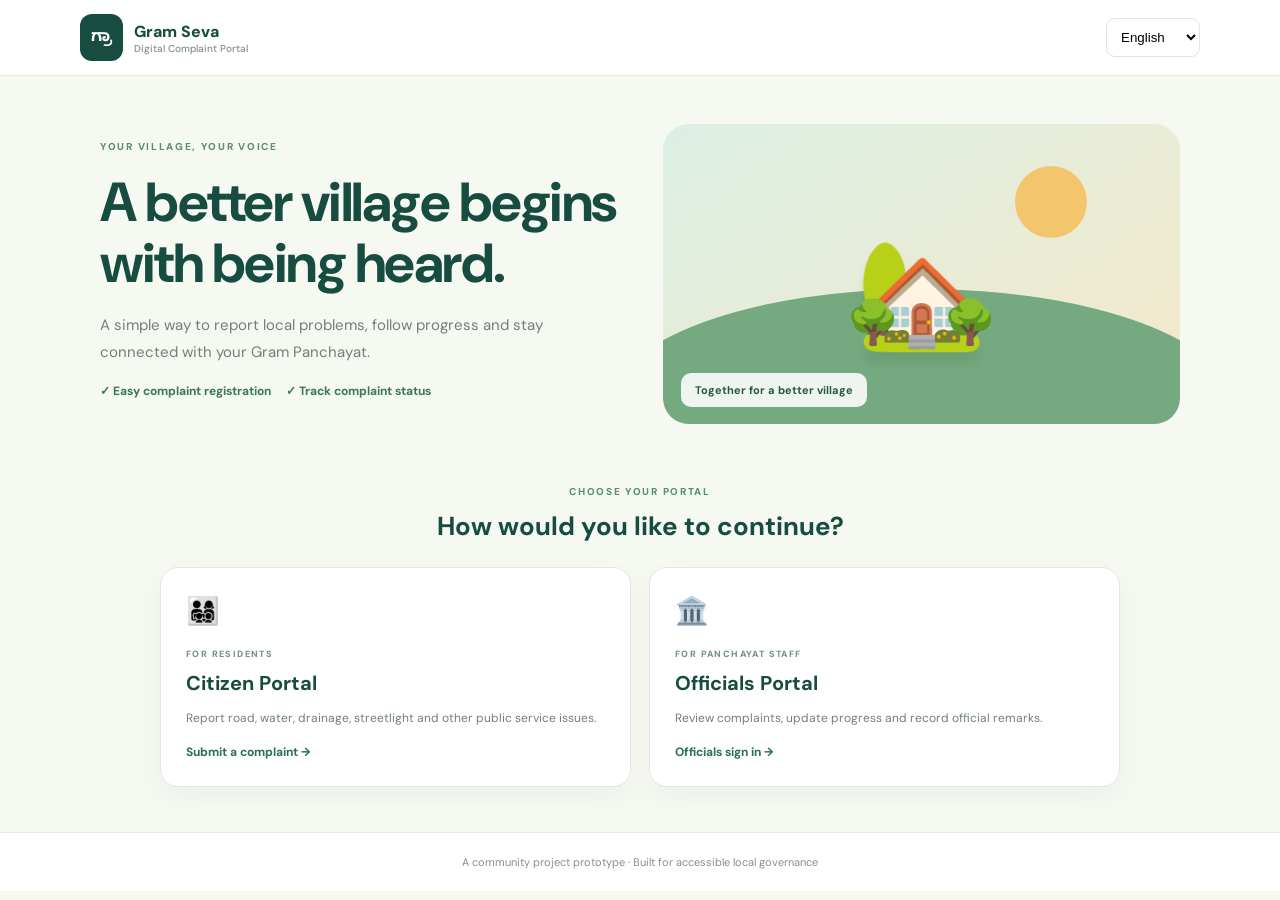
<file: index.html>
<!doctype html><html lang="en"><head><meta charset="utf-8"><meta name="viewport" content="width=device-width,initial-scale=1"><title>Gram Seva</title><link rel="stylesheet" href="style.css"></head><body><header><a class="brand" href="index.html"><b>ಗ್ರಾ</b><span>Gram Seva<small data-en="Digital Complaint Portal" data-kn="ಡಿಜಿಟಲ್ ದೂರು ಪೋರ್ಟಲ್">Digital Complaint Portal</small></span></a><select class="language"><option value="en">English</option><option value="kn">ಕನ್ನಡ</option></select></header><main><section class="hero"><div><small data-en="YOUR VILLAGE, YOUR VOICE" data-kn="ನಿಮ್ಮ ಗ್ರಾಮ, ನಿಮ್ಮ ಧ್ವನಿ">YOUR VILLAGE, YOUR VOICE</small><h1 data-en="A better village begins with being heard." data-kn="ನಿಮ್ಮ ಮಾತು ಕೇಳಿದಾಗ ಉತ್ತಮ ಗ್ರಾಮ ಆರಂಭವಾಗುತ್ತದೆ.">A better village begins with being heard.</h1><p data-en="A simple way to report local problems, follow progress and stay connected with your Gram Panchayat." data-kn="ಸ್ಥಳೀಯ ಸಮಸ್ಯೆಗಳನ್ನು ತಿಳಿಸಲು, ಪ್ರಗತಿಯನ್ನು ಪರಿಶೀಲಿಸಲು ಮತ್ತು ಗ್ರಾಮ ಪಂಚಾಯಿತಿಯೊಂದಿಗೆ ಸಂಪರ್ಕದಲ್ಲಿರಲು ಸರಳ ವೇದಿಕೆ.">A simple way to report local problems, follow progress and stay connected with your Gram Panchayat.</p><p class="checks">✓ <span data-en="Easy complaint registration" data-kn="ಸುಲಭ ದೂರು ನೋಂದಣಿ">Easy complaint registration</span>　 ✓ <span data-en="Track complaint status" data-kn="ದೂರಿನ ಸ್ಥಿತಿ ಪರಿಶೀಲನೆ">Track complaint status</span></p></div><div class="illustration"><div class="sun"></div><div class="hill"></div><div class="house">🏡</div><div class="trees">🌳　🌳</div><div class="caption" data-en="Together for a better village" data-kn="ಉತ್ತಮ ಗ್ರಾಮಕ್ಕಾಗಿ ಒಟ್ಟಾಗಿ">Together for a better village</div></div></section><section class="choose"><small data-en="CHOOSE YOUR PORTAL" data-kn="ನಿಮ್ಮ ಪೋರ್ಟಲ್ ಆಯ್ಕೆಮಾಡಿ">CHOOSE YOUR PORTAL</small><h2 data-en="How would you like to continue?" data-kn="ನೀವು ಹೇಗೆ ಮುಂದುವರಿಯಲು ಬಯಸುತ್ತೀರಿ?">How would you like to continue?</h2><div class="cards"><a href="guidelines.html"><i>👨‍👩‍👧‍👦</i><small data-en="FOR RESIDENTS" data-kn="ನಾಗರಿಕರಿಗಾಗಿ">FOR RESIDENTS</small><h3 data-en="Citizen Portal" data-kn="ನಾಗರಿಕರ ಪೋರ್ಟಲ್">Citizen Portal</h3><p data-en="Report road, water, drainage, streetlight and other public service issues." data-kn="ರಸ್ತೆ, ನೀರು, ಚರಂಡಿ, ಬೀದಿ ದೀಪ ಮತ್ತು ಇತರ ಸಾರ್ವಜನಿಕ ಸೇವೆಗಳ ಸಮಸ್ಯೆಗಳನ್ನು ವರದಿ ಮಾಡಿ.">Report road, water, drainage, streetlight and other public service issues.</p><b data-en="Submit a complaint →" data-kn="ದೂರು ಸಲ್ಲಿಸಿ →">Submit a complaint →</b></a><a href="officials-login.html"><i>🏛️</i><small data-en="FOR PANCHAYAT STAFF" data-kn="ಪಂಚಾಯತ್ ಸಿಬ್ಬಂದಿಗಾಗಿ">FOR PANCHAYAT STAFF</small><h3 data-en="Officials Portal" data-kn="ಅಧಿಕಾರಿಗಳ ಪೋರ್ಟಲ್">Officials Portal</h3><p data-en="Review complaints, update progress and record official remarks." data-kn="ದೂರುಗಳನ್ನು ಪರಿಶೀಲಿಸಿ, ಪ್ರಗತಿಯನ್ನು ನವೀಕರಿಸಿ ಮತ್ತು ಟಿಪ್ಪಣಿಗಳನ್ನು ದಾಖಲಿಸಿ.">Review complaints, update progress and record official remarks.</p><b data-en="Officials sign in →" data-kn="ಅಧಿಕಾರಿಗಳ ಲಾಗಿನ್ →">Officials sign in →</b></a></div></section></main><footer data-en="A community project prototype · Built for accessible local governance" data-kn="ಸಮುದಾಯ ಯೋಜನೆಯ ಮಾದರಿ · ಸುಲಭ ಸ್ಥಳೀಯ ಆಡಳಿತಕ್ಕಾಗಿ">A community project prototype · Built for accessible local governance</footer><script src="script.js"></script></body></html>
</file>
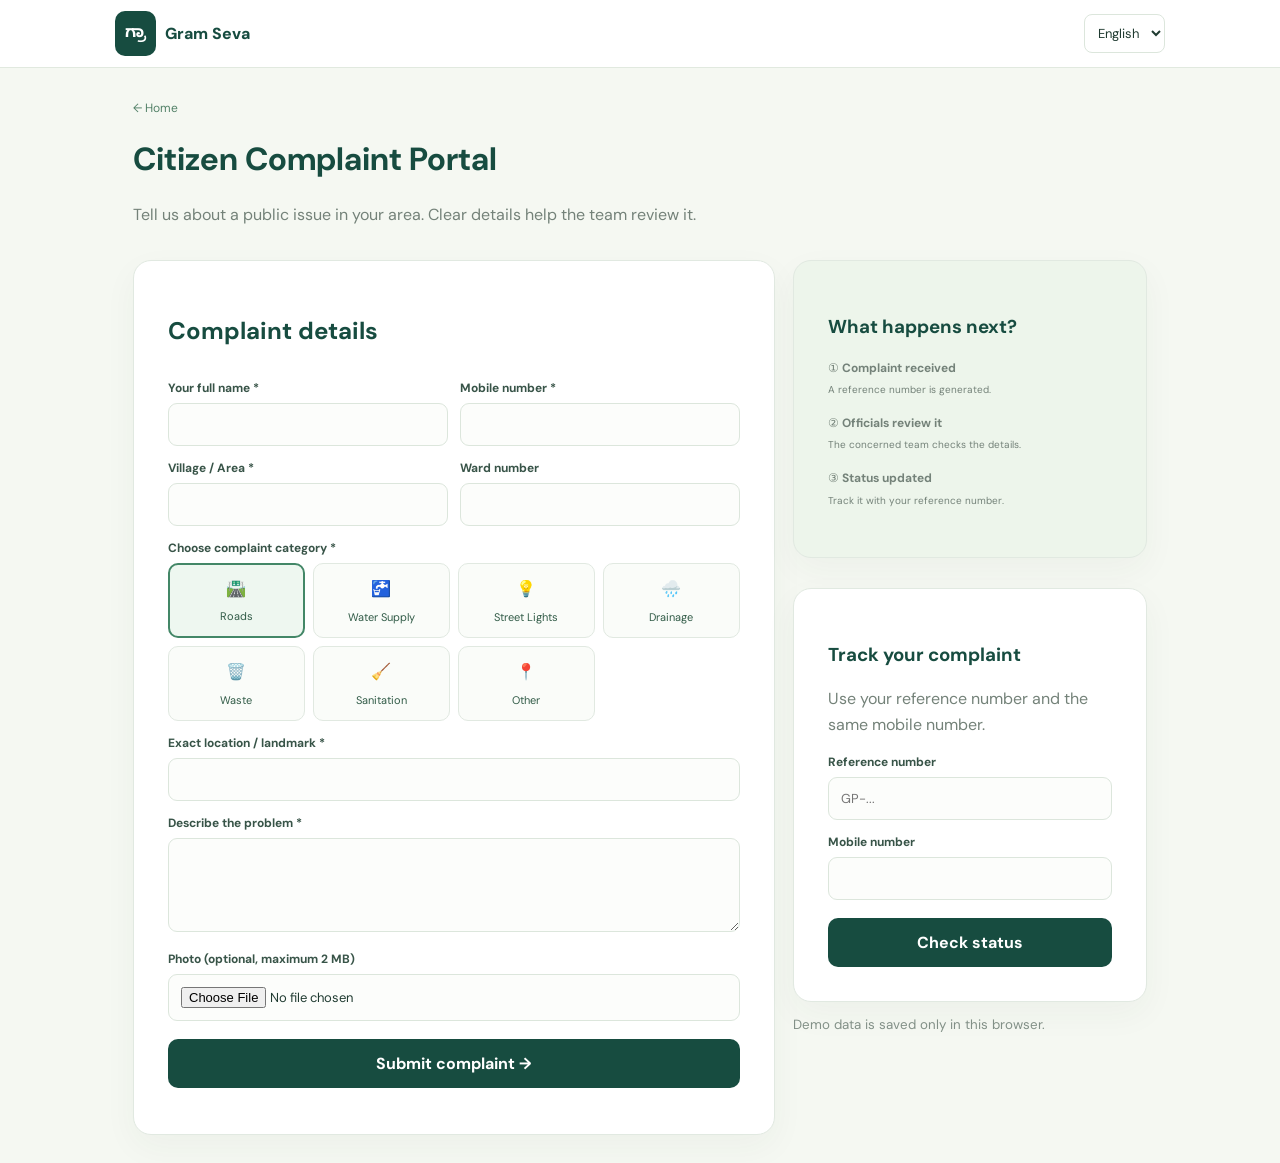
<file: citizen-portal.html>
<!doctype html><html lang="en"><head><meta charset="utf-8"><meta name="viewport" content="width=device-width,initial-scale=1"><title>Citizen Portal</title><link rel="stylesheet" href="citizen-portal.css"></head><body><header class="bar"><a class="brand" href="index.html"><b>ಗ್ರಾ</b> Gram Seva</a><select class="language"><option value="en">English</option><option value="kn">ಕನ್ನಡ</option></select></header><main class="wrap"><a class="back" href="index.html" data-en="← Home" data-kn="← ಮುಖಪುಟ">← Home</a><h1 data-en="Citizen Complaint Portal" data-kn="ನಾಗರಿಕರ ದೂರು ಪೋರ್ಟಲ್">Citizen Complaint Portal</h1><p data-en="Tell us about a public issue in your area. Clear details help the team review it." data-kn="ನಿಮ್ಮ ಪ್ರದೇಶದ ಸಾರ್ವಜನಿಕ ಸಮಸ್ಯೆಯ ಬಗ್ಗೆ ತಿಳಿಸಿ. ಸ್ಪಷ್ಟ ವಿವರಗಳು ಪರಿಶೀಲನೆಗೆ ಸಹಾಯ ಮಾಡುತ್ತವೆ.">Tell us about a public issue in your area. Clear details help the team review it.</p><div class="columns"><section class="panel"><h2 data-en="Complaint details" data-kn="ದೂರಿನ ವಿವರಗಳು">Complaint details</h2><form id="complaintForm"><div class="two"><div><label data-en="Your full name *" data-kn="ನಿಮ್ಮ ಪೂರ್ಣ ಹೆಸರು *">Your full name *</label><input id="name" required maxlength="100"></div><div><label data-en="Mobile number *" data-kn="ಮೊಬೈಲ್ ಸಂಖ್ಯೆ *">Mobile number *</label><input id="phone" required pattern="[6-9][0-9]{9}" maxlength="10" inputmode="numeric"></div></div><div class="two"><div><label data-en="Village / Area *" data-kn="ಗ್ರಾಮ / ಪ್ರದೇಶ *">Village / Area *</label><input id="village" required></div><div><label data-en="Ward number" data-kn="ವಾರ್ಡ್ ಸಂಖ್ಯೆ">Ward number</label><input id="ward"></div></div><label data-en="Choose complaint category *" data-kn="ದೂರಿನ ವರ್ಗ ಆಯ್ಕೆಮಾಡಿ *">Choose complaint category *</label><div class="categories"><button type="button" class="cat active" data-cat="Roads">🛣️<span data-en="Roads" data-kn="ರಸ್ತೆಗಳು">Roads</span></button><button type="button" class="cat" data-cat="Water Supply">🚰<span data-en="Water Supply" data-kn="ನೀರಿನ ಸರಬರಾಜು">Water Supply</span></button><button type="button" class="cat" data-cat="Street Lights">💡<span data-en="Street Lights" data-kn="ಬೀದಿ ದೀಪಗಳು">Street Lights</span></button><button type="button" class="cat" data-cat="Drainage">🌧️<span data-en="Drainage" data-kn="ಚರಂಡಿ">Drainage</span></button><button type="button" class="cat" data-cat="Waste Management">🗑️<span data-en="Waste" data-kn="ತ್ಯಾಜ್ಯ">Waste</span></button><button type="button" class="cat" data-cat="Sanitation">🧹<span data-en="Sanitation" data-kn="ಸ್ವಚ್ಛತೆ">Sanitation</span></button><button type="button" class="cat" data-cat="Other">📍<span data-en="Other" data-kn="ಇತರೆ">Other</span></button></div><label data-en="Exact location / landmark *" data-kn="ನಿಖರ ಸ್ಥಳ / ಗುರುತು *">Exact location / landmark *</label><input id="location" required><label data-en="Describe the problem *" data-kn="ಸಮಸ್ಯೆಯನ್ನು ವಿವರಿಸಿ *">Describe the problem *</label><textarea id="description" required rows="4" maxlength="2000"></textarea><label data-en="Photo (optional, maximum 2 MB)" data-kn="ಫೋಟೋ (ಐಚ್ಛಿಕ, ಗರಿಷ್ಠ 2 MB)">Photo (optional, maximum 2 MB)</label><input id="photo" type="file" accept="image/*"><button class="primary" type="submit" data-en="Submit complaint →" data-kn="ದೂರು ಸಲ್ಲಿಸಿ →">Submit complaint →</button><p id="formMsg" class="msg"></p></form></section><aside><section class="panel pale"><h3 data-en="What happens next?" data-kn="ಮುಂದೆ ಏನಾಗುತ್ತದೆ?">What happens next?</h3><p>① <b data-en="Complaint received" data-kn="ದೂರು ಸ್ವೀಕರಿಸಲಾಗುತ್ತದೆ">Complaint received</b><br><small data-en="A reference number is generated." data-kn="ಉಲ್ಲೇಖ ಸಂಖ್ಯೆ ರಚಿಸಲಾಗುತ್ತದೆ.">A reference number is generated.</small></p><p>② <b data-en="Officials review it" data-kn="ಅಧಿಕಾರಿಗಳು ಪರಿಶೀಲಿಸುತ್ತಾರೆ">Officials review it</b><br><small data-en="The concerned team checks the details." data-kn="ಸಂಬಂಧಪಟ್ಟ ತಂಡ ವಿವರಗಳನ್ನು ಪರಿಶೀಲಿಸುತ್ತದೆ.">The concerned team checks the details.</small></p><p>③ <b data-en="Status updated" data-kn="ಸ್ಥಿತಿ ನವೀಕರಿಸಲಾಗುತ್ತದೆ">Status updated</b><br><small data-en="Track it with your reference number." data-kn="ಉಲ್ಲೇಖ ಸಂಖ್ಯೆಯಿಂದ ಪರಿಶೀಲಿಸಿ.">Track it with your reference number.</small></p></section><section class="panel"><h3 data-en="Track your complaint" data-kn="ನಿಮ್ಮ ದೂರನ್ನು ಪರಿಶೀಲಿಸಿ">Track your complaint</h3><p data-en="Use your reference number and the same mobile number." data-kn="ಉಲ್ಲೇಖ ಸಂಖ್ಯೆ ಮತ್ತು ಅದೇ ಮೊಬೈಲ್ ಸಂಖ್ಯೆಯನ್ನು ಬಳಸಿ.">Use your reference number and the same mobile number.</p><form id="trackForm"><label data-en="Reference number" data-kn="ಉಲ್ಲೇಖ ಸಂಖ್ಯೆ">Reference number</label><input id="reference" required placeholder="GP-..."><label data-en="Mobile number" data-kn="ಮೊಬೈಲ್ ಸಂಖ್ಯೆ">Mobile number</label><input id="trackPhone" required maxlength="10"><button class="primary" type="submit" data-en="Check status" data-kn="ಸ್ಥಿತಿ ಪರಿಶೀಲಿಸಿ">Check status</button></form><div id="trackResult"></div></section><small data-en="Demo data is saved only in this browser." data-kn="ಮಾದರಿ ಮಾಹಿತಿ ಈ ಬ್ರೌಸರ್‌ನಲ್ಲೇ ಉಳಿಯುತ್ತದೆ.">Demo data is saved only in this browser.</small></aside></div></main><script src="citizen-portal.js"></script></body></html>
</file>
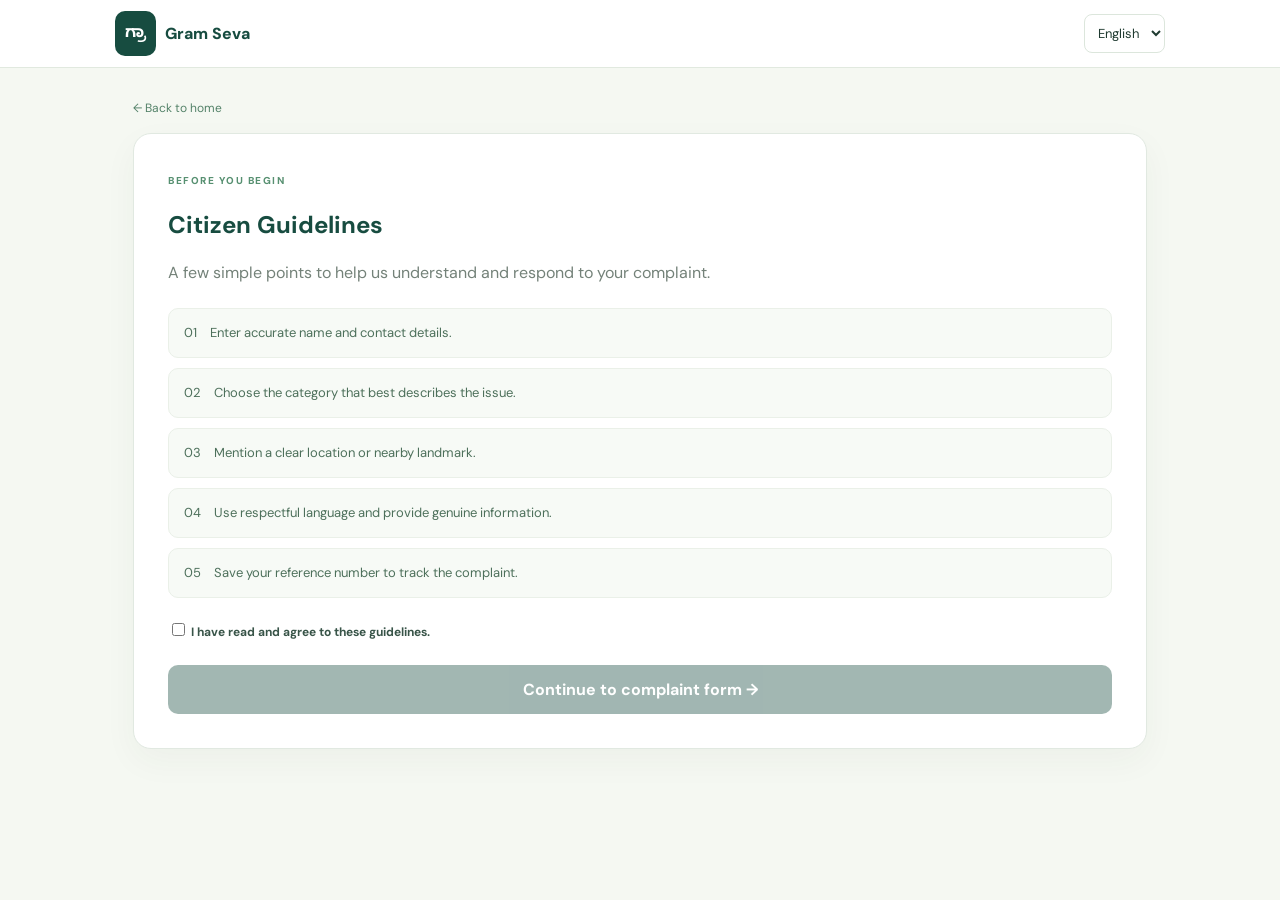
<file: guidelines.html>
<!doctype html><html lang="en"><head><meta charset="utf-8"><meta name="viewport" content="width=device-width,initial-scale=1"><title>Citizen Guidelines</title><link rel="stylesheet" href="guidelines.css"></head><body><header class="bar"><a class="brand" href="index.html"><b>ಗ್ರಾ</b> Gram Seva</a><select class="language"><option value="en">English</option><option value="kn">ಕನ್ನಡ</option></select></header><main class="wrap"><a class="back" href="index.html" data-en="← Back to home" data-kn="← ಮುಖಪುಟಕ್ಕೆ ಹಿಂತಿರುಗಿ">← Back to home</a><section class="panel"><span class="eyebrow" data-en="BEFORE YOU BEGIN" data-kn="ಪ್ರಾರಂಭಿಸುವ ಮೊದಲು">BEFORE YOU BEGIN</span><h1 data-en="Citizen Guidelines" data-kn="ನಾಗರಿಕರ ಮಾರ್ಗಸೂಚಿಗಳು">Citizen Guidelines</h1><p data-en="A few simple points to help us understand and respond to your complaint." data-kn="ನಿಮ್ಮ ದೂರನ್ನು ಅರ್ಥಮಾಡಿಕೊಳ್ಳಲು ಮತ್ತು ಸ್ಪಂದಿಸಲು ಕೆಲವು ಸರಳ ಸೂಚನೆಗಳು.">A few simple points to help us understand and respond to your complaint.</p><div class="guides"><div>01　<span data-en="Enter accurate name and contact details." data-kn="ಸರಿಯಾದ ಹೆಸರು ಮತ್ತು ಸಂಪರ್ಕ ವಿವರಗಳನ್ನು ನಮೂದಿಸಿ.">Enter accurate name and contact details.</span></div><div>02　<span data-en="Choose the category that best describes the issue." data-kn="ಸಮಸ್ಯೆಗೆ ಸೂಕ್ತವಾದ ವರ್ಗವನ್ನು ಆಯ್ಕೆಮಾಡಿ.">Choose the category that best describes the issue.</span></div><div>03　<span data-en="Mention a clear location or nearby landmark." data-kn="ಸ್ಪಷ್ಟ ಸ್ಥಳ ಅಥವಾ ಹತ್ತಿರದ ಗುರುತನ್ನು ನಮೂದಿಸಿ.">Mention a clear location or nearby landmark.</span></div><div>04　<span data-en="Use respectful language and provide genuine information." data-kn="ಗೌರವಯುತ ಭಾಷೆ ಬಳಸಿ ಮತ್ತು ನಿಜವಾದ ಮಾಹಿತಿಯನ್ನು ನೀಡಿ.">Use respectful language and provide genuine information.</span></div><div>05　<span data-en="Save your reference number to track the complaint." data-kn="ದೂರನ್ನು ಪರಿಶೀಲಿಸಲು ಉಲ್ಲೇಖ ಸಂಖ್ಯೆಯನ್ನು ಉಳಿಸಿಕೊಳ್ಳಿ.">Save your reference number to track the complaint.</span></div></div><label><input type="checkbox" id="agree" style="width:auto"> <span data-en="I have read and agree to these guidelines." data-kn="ನಾನು ಈ ಮಾರ್ಗಸೂಚಿಗಳನ್ನು ಓದಿ ಒಪ್ಪುತ್ತೇನೆ.">I have read and agree to these guidelines.</span></label><button class="primary" id="continue" disabled data-en="Continue to complaint form →" data-kn="ದೂರು ನಮೂನೆಗೆ ಮುಂದುವರಿಯಿರಿ →">Continue to complaint form →</button></section></main><script src="guidelines.js"></script></body></html>
</file>
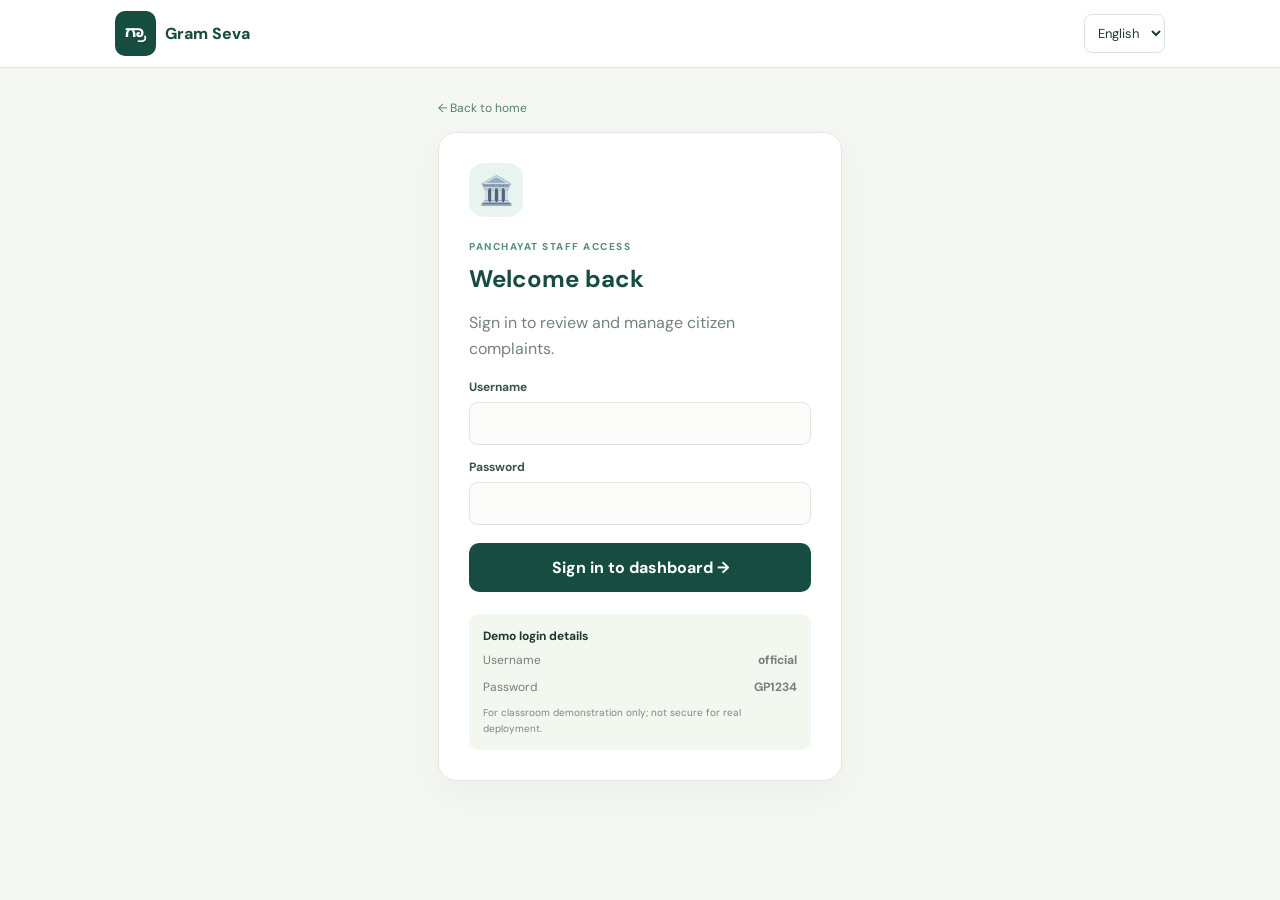
<file: officials-dashboard.html>
<!doctype html><html lang="en"><head><meta charset="utf-8"><meta name="viewport" content="width=device-width,initial-scale=1"><title>Officials Dashboard</title><link rel="stylesheet" href="officials-dashboard.css"></head><body><header class="bar"><a class="brand" href="index.html"><b>ಗ್ರಾ</b> Gram Seva</a><div><select class="language"><option value="en">English</option><option value="kn">ಕನ್ನಡ</option></select> <button id="logout" class="out" data-en="Sign out" data-kn="ಲಾಗ್ ಔಟ್">Sign out</button></div></header><main class="wrap"><div class="welcome"><div><small class="eyebrow" data-en="OFFICIAL WORKSPACE" data-kn="ಅಧಿಕೃತ ಕಾರ್ಯಸ್ಥಳ">OFFICIAL WORKSPACE</small><h1 data-en="Complaint dashboard" data-kn="ದೂರುಗಳ ಡ್ಯಾಶ್‌ಬೋರ್ಡ್">Complaint dashboard</h1><p data-en="Review incoming concerns and keep residents informed." data-kn="ಸ್ವೀಕರಿಸಿದ ಸಮಸ್ಯೆಗಳನ್ನು ಪರಿಶೀಲಿಸಿ ಮತ್ತು ನಿವಾಸಿಗಳಿಗೆ ಮಾಹಿತಿ ನೀಡಿ.">Review incoming concerns and keep residents informed.</p></div><button id="refresh" class="refresh">↻ <span data-en="Refresh" data-kn="ರಿಫ್ರೆಶ್">Refresh</span></button></div><div class="stats"><article>📥 <small data-en="Total complaints" data-kn="ಒಟ್ಟು ದೂರುಗಳು">Total complaints</small><b id="total">0</b></article><article>🟡 <small data-en="Submitted" data-kn="ಸಲ್ಲಿಸಲಾಗಿದೆ">Submitted</small><b id="submitted">0</b></article><article>🔄 <small data-en="In progress" data-kn="ಪ್ರಗತಿಯಲ್ಲಿದೆ">In progress</small><b id="progress">0</b></article><article>✅ <small data-en="Resolved" data-kn="ಪರಿಹರಿಸಲಾಗಿದೆ">Resolved</small><b id="resolved">0</b></article></div><section class="panel"><div class="list-head"><div><h2 data-en="Recent complaints" data-kn="ಇತ್ತೀಚಿನ ದೂರುಗಳು">Recent complaints</h2><p data-en="Select a complaint to view and update it." data-kn="ದೂರನ್ನು ನೋಡಲು ಮತ್ತು ನವೀಕರಿಸಲು ಆಯ್ಕೆಮಾಡಿ.">Select a complaint to view and update it.</p></div><select id="filter"><option value="All" data-en="All statuses" data-kn="ಎಲ್ಲಾ ಸ್ಥಿತಿಗಳು">All statuses</option><option value="Submitted" data-en="Submitted" data-kn="ಸಲ್ಲಿಸಲಾಗಿದೆ">Submitted</option><option value="In Progress" data-en="In progress" data-kn="ಪ್ರಗತಿಯಲ್ಲಿದೆ">In progress</option><option value="Resolved" data-en="Resolved" data-kn="ಪರಿಹರಿಸಲಾಗಿದೆ">Resolved</option><option value="Rejected" data-en="Rejected" data-kn="ತಿರಸ್ಕರಿಸಲಾಗಿದೆ">Rejected</option></select></div><p id="notice" class="msg"></p><div id="list"></div></section><section class="panel" id="detail" hidden><div class="list-head"><h2 data-en="Complaint details" data-kn="ದೂರಿನ ವಿವರಗಳು">Complaint details</h2><button id="close" class="out">✕</button></div><div id="details" class="details"></div><form id="update"><label data-en="Update status" data-kn="ಸ್ಥಿತಿಯನ್ನು ನವೀಕರಿಸಿ">Update status</label><select id="newStatus"><option value="Submitted" data-en="Submitted" data-kn="ಸಲ್ಲಿಸಲಾಗಿದೆ">Submitted</option><option value="In Progress" data-en="In progress" data-kn="ಪ್ರಗತಿಯಲ್ಲಿದೆ">In progress</option><option value="Resolved" data-en="Resolved" data-kn="ಪರಿಹರಿಸಲಾಗಿದೆ">Resolved</option><option value="Rejected" data-en="Rejected" data-kn="ತಿರಸ್ಕರಿಸಲಾಗಿದೆ">Rejected</option></select><label data-en="Official remarks" data-kn="ಅಧಿಕಾರಿಗಳ ಟಿಪ್ಪಣಿ">Official remarks</label><textarea id="remarks" rows="3"></textarea><button class="primary" type="submit" data-en="Save changes" data-kn="ಬದಲಾವಣೆಗಳನ್ನು ಉಳಿಸಿ">Save changes</button><p id="updateMsg" class="msg"></p></form></section></main><script src="officials-dashboard.js"></script></body></html>
</file>
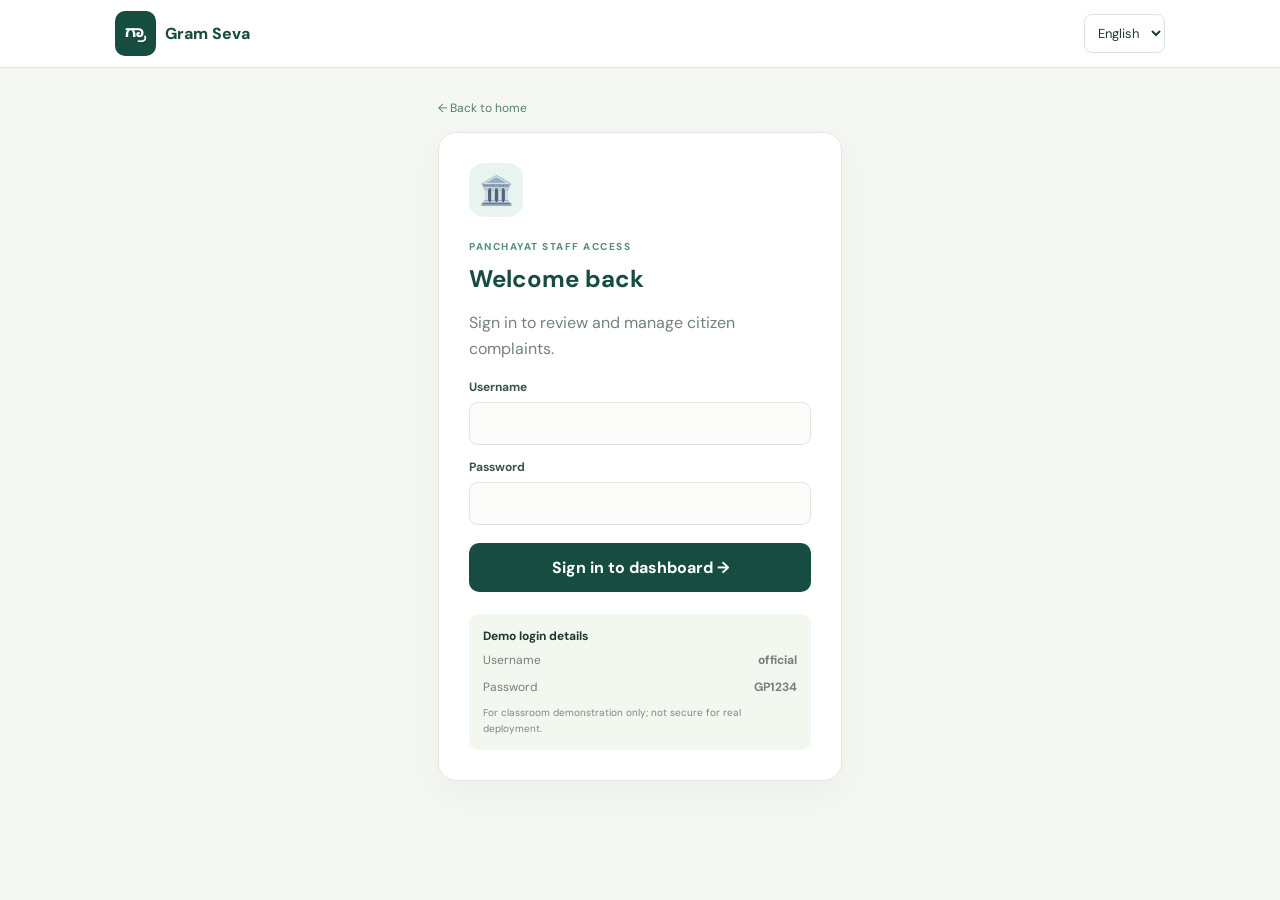
<file: officials-login.html>
<!doctype html><html lang="en"><head><meta charset="utf-8"><meta name="viewport" content="width=device-width,initial-scale=1"><title>Officials Login</title><link rel="stylesheet" href="officials-login.css"></head><body><header class="bar"><a class="brand" href="index.html"><b>ಗ್ರಾ</b> Gram Seva</a><select class="language"><option value="en">English</option><option value="kn">ಕನ್ನಡ</option></select></header><main class="wrap login"><a class="back" href="index.html" data-en="← Back to home" data-kn="← ಮುಖಪುಟಕ್ಕೆ ಹಿಂತಿರುಗಿ">← Back to home</a><section class="panel"><div class="symbol">🏛️</div><small class="eyebrow" data-en="PANCHAYAT STAFF ACCESS" data-kn="ಪಂಚಾಯತ್ ಸಿಬ್ಬಂದಿ ಪ್ರವೇಶ">PANCHAYAT STAFF ACCESS</small><h1 data-en="Welcome back" data-kn="ಮತ್ತೆ ಸ್ವಾಗತ">Welcome back</h1><p data-en="Sign in to review and manage citizen complaints." data-kn="ನಾಗರಿಕರ ದೂರುಗಳನ್ನು ಪರಿಶೀಲಿಸಲು ಮತ್ತು ನಿರ್ವಹಿಸಲು ಲಾಗಿನ್ ಮಾಡಿ.">Sign in to review and manage citizen complaints.</p><form id="loginForm"><label data-en="Username" data-kn="ಬಳಕೆದಾರ ಹೆಸರು">Username</label><input id="username" required><label data-en="Password" data-kn="ಪಾಸ್‌ವರ್ಡ್">Password</label><input id="password" type="password" required><button class="primary" type="submit" data-en="Sign in to dashboard →" data-kn="ಡ್ಯಾಶ್‌ಬೋರ್ಡ್‌ಗೆ ಲಾಗಿನ್ ಮಾಡಿ →">Sign in to dashboard →</button><p id="loginMsg" class="msg"></p></form><div class="demo"><b data-en="Demo login details" data-kn="ಡೆಮೋ ಲಾಗಿನ್ ವಿವರಗಳು">Demo login details</b><p>Username <strong>official</strong></p><p>Password <strong>GP1234</strong></p><small data-en="For classroom demonstration only; not secure for real deployment." data-kn="ತರಗತಿ ಪ್ರದರ್ಶನಕ್ಕಾಗಿ ಮಾತ್ರ; ನೈಜ ಬಳಕೆಗೆ ಸುರಕ್ಷಿತವಲ್ಲ.">For classroom demonstration only; not secure for real deployment.</small></div></section></main><script src="officials-login.js"></script></body></html>
</file>
<file: style.css>
@import url('https://fonts.googleapis.com/css2?family=DM+Sans:wght@400;500;600;700;800&family=Noto+Sans+Kannada:wght@400;500;600;700&display=swap');*{box-sizing:border-box}body{margin:0;background:#f6f8f2;color:#1b382f;font-family:"DM Sans","Noto Sans Kannada",sans-serif}body.kn{font-family:"Noto Sans Kannada",sans-serif}header{height:76px;background:#fff;border-bottom:1px solid #e3eae1;padding:0 max(5%,calc((100% - 1120px)/2));display:flex;align-items:center;justify-content:space-between}.brand{display:flex;gap:11px;align-items:center;text-decoration:none;color:#174c40;font-weight:800}.brand>b{background:#174c40;color:white;border-radius:12px;padding:11px}.brand small{display:block;font-size:10px;color:#809087;font-weight:500}.language{padding:10px;border:1px solid #dce6dc;border-radius:9px;background:#fff}.hero{max-width:1120px;margin:48px auto 55px;padding:0 20px;display:grid;grid-template-columns:1fr 1fr;gap:45px;align-items:center}.hero small,.choose>small{font-size:10px;letter-spacing:1.7px;font-weight:800;color:#579071}.hero h1{font-size:clamp(36px,4.6vw,55px);line-height:1.12;letter-spacing:-1.5px;color:#174c40;margin:17px 0}.hero p{font-size:15px;line-height:1.8;color:#718078}.checks{color:#37785a!important;font-size:12px!important;font-weight:700}.illustration{height:300px;border-radius:26px;position:relative;overflow:hidden;background:linear-gradient(145deg,#dcefe5,#f4e9c9);display:grid;place-items:center}.sun{position:absolute;right:18%;top:14%;width:72px;height:72px;background:#f3c66d;border-radius:50%}.hill{position:absolute;bottom:-95px;left:-10%;width:120%;height:230px;border-radius:50%;background:#75aa80}.house{z-index:2;font-size:105px;filter:drop-shadow(0 12px 4px #315a3420);margin-top:40px}.trees{position:absolute;bottom:72px;font-size:43px;z-index:3}.caption{position:absolute;bottom:17px;left:18px;background:#ffffffdf;padding:10px 14px;border-radius:10px;font-size:11px;font-weight:700;color:#245a43}.choose{max-width:1000px;margin:auto;padding:0 20px 45px;text-align:center}.choose h2{font-size:26px;color:#174c40;margin:9px 0 24px}.cards{display:grid;grid-template-columns:1fr 1fr;gap:18px;text-align:left}.cards a{background:#fff;border:1px solid #e1e9e1;border-radius:18px;padding:25px;text-decoration:none;color:#1b382f;box-shadow:0 10px 28px #1d49350a;transition:.2s}.cards a:hover{transform:translateY(-4px);border-color:#9dbda7}.cards i{display:block;font-style:normal;font-size:27px;margin-bottom:13px}.cards small{font-size:9px;letter-spacing:1.4px;color:#729080;font-weight:800}.cards h3{margin:8px 0;color:#174c40;font-size:20px}.cards p{font-size:12px;line-height:1.7;color:#718078}.cards a>b{font-size:12px;color:#277052}footer{text-align:center;background:white;border-top:1px solid #e3eae1;padding:22px;color:#849087;font-size:11px}@media(max-width:720px){.hero{grid-template-columns:1fr;margin:25px auto 38px;gap:22px}.illustration{height:230px;order:-1}.hero h1{font-size:39px}.cards{grid-template-columns:1fr}header{padding:0 16px}}
</file>
<file: citizen-portal.css>
@import url('https://fonts.googleapis.com/css2?family=DM+Sans:wght@400;500;600;700;800&family=Noto+Sans+Kannada:wght@400;500;600;700&display=swap');*{box-sizing:border-box}body{margin:0;background:#f5f8f2;color:#1b382f;font-family:"DM Sans","Noto Sans Kannada",sans-serif}body.kn{font-family:"Noto Sans Kannada",sans-serif}.bar{height:68px;background:#fff;border-bottom:1px solid #e1e9df;padding:0 max(4%,calc((100% - 1050px)/2));display:flex;justify-content:space-between;align-items:center}.brand{color:#174c40;text-decoration:none;font-weight:800;display:flex;gap:9px;align-items:center}.brand b{background:#174c40;color:white;padding:10px;border-radius:10px}.language{padding:9px;border:1px solid #dce6dc;border-radius:8px;background:white}.wrap{max-width:1050px;margin:28px auto;padding:0 18px}.back{font-size:12px;color:#548269;text-decoration:none}.panel{background:white;border:1px solid #e1e9e1;border-radius:18px;padding:clamp(20px,4vw,34px);box-shadow:0 12px 34px #234a360b;margin-top:16px}.eyebrow{font-size:10px;letter-spacing:1.5px;font-weight:800;color:#579071}h1,h2,h3{color:#174c40}p{line-height:1.65;color:#748279}label{display:block;font-size:12px;font-weight:700;margin:14px 0 7px;color:#385448}input,textarea,select{width:100%;padding:12px;border:1px solid #dce6dc;border-radius:9px;background:#fcfdfb;font:inherit;font-size:13px;color:#203b31}button{cursor:pointer;font:inherit}.primary{width:100%;margin-top:18px;padding:14px;border:0;border-radius:10px;background:#174c40;color:white;font-weight:700}.msg{font-size:12px;color:#b34b35}.success{color:#28724c}.language{width:auto}.columns{display:grid;grid-template-columns:1.45fr .8fr;gap:18px;align-items:start}.two{display:grid;grid-template-columns:1fr 1fr;gap:12px}.categories{display:grid;grid-template-columns:repeat(4,1fr);gap:8px}.cat{border:1px solid #e1e9e1;border-radius:10px;background:#fafcf9;min-height:75px;display:grid;place-items:center;padding:8px;color:#315b47}.cat span{font-size:11px}.cat.active{border:2px solid #438767;background:#eef7f0}.pale{background:#edf5eb}.pale p{font-size:12px;line-height:1.8}.pale small{color:#748279}.columns aside{display:grid;gap:14px}.msg{overflow-wrap:anywhere}.result{background:#f3f8f1;border:1px solid #dfebdc;border-radius:10px;padding:12px;font-size:12px;line-height:1.7;margin-top:10px}.columns aside>small{color:#829087}@media(max-width:800px){.columns{grid-template-columns:1fr}}@media(max-width:540px){.two{grid-template-columns:1fr}.categories{grid-template-columns:repeat(3,1fr)}}
</file>
<file: guidelines.css>
@import url('https://fonts.googleapis.com/css2?family=DM+Sans:wght@400;500;600;700;800&family=Noto+Sans+Kannada:wght@400;500;600;700&display=swap');*{box-sizing:border-box}body{margin:0;background:#f5f8f2;color:#1b382f;font-family:"DM Sans","Noto Sans Kannada",sans-serif}body.kn{font-family:"Noto Sans Kannada",sans-serif}.bar{height:68px;background:#fff;border-bottom:1px solid #e1e9df;padding:0 max(4%,calc((100% - 1050px)/2));display:flex;justify-content:space-between;align-items:center}.brand{color:#174c40;text-decoration:none;font-weight:800;display:flex;gap:9px;align-items:center}.brand b{background:#174c40;color:white;padding:10px;border-radius:10px}.language{padding:9px;border:1px solid #dce6dc;border-radius:8px;background:white}.wrap{max-width:1050px;margin:28px auto;padding:0 18px}.back{font-size:12px;color:#548269;text-decoration:none}.panel{background:white;border:1px solid #e1e9e1;border-radius:18px;padding:clamp(20px,4vw,34px);box-shadow:0 12px 34px #234a360b;margin-top:16px}.eyebrow{font-size:10px;letter-spacing:1.5px;font-weight:800;color:#579071}h1,h2,h3{color:#174c40}p{line-height:1.65;color:#748279}label{display:block;font-size:12px;font-weight:700;margin:14px 0 7px;color:#385448}input,textarea,select{width:100%;padding:12px;border:1px solid #dce6dc;border-radius:9px;background:#fcfdfb;font:inherit;font-size:13px;color:#203b31}button{cursor:pointer;font:inherit}.primary{width:100%;margin-top:18px;padding:14px;border:0;border-radius:10px;background:#174c40;color:white;font-weight:700}.msg{font-size:12px;color:#b34b35}.success{color:#28724c}.language{width:auto}.guides{display:grid;gap:10px;margin:22px 0}.guides div{padding:15px;background:#f7faf6;border:1px solid #eaf0e8;border-radius:10px;font-size:13px;color:#4d705b}label input{accent-color:#216b57}button:disabled{opacity:.4;cursor:not-allowed}
</file>
<file: officials-dashboard.css>
@import url('https://fonts.googleapis.com/css2?family=DM+Sans:wght@400;500;600;700;800&family=Noto+Sans+Kannada:wght@400;500;600;700&display=swap');*{box-sizing:border-box}body{margin:0;background:#f5f8f2;color:#1b382f;font-family:"DM Sans","Noto Sans Kannada",sans-serif}body.kn{font-family:"Noto Sans Kannada",sans-serif}.bar{height:68px;background:#fff;border-bottom:1px solid #e1e9df;padding:0 max(4%,calc((100% - 1050px)/2));display:flex;justify-content:space-between;align-items:center}.brand{color:#174c40;text-decoration:none;font-weight:800;display:flex;gap:9px;align-items:center}.brand b{background:#174c40;color:white;padding:10px;border-radius:10px}.language{padding:9px;border:1px solid #dce6dc;border-radius:8px;background:white}.wrap{max-width:1050px;margin:28px auto;padding:0 18px}.back{font-size:12px;color:#548269;text-decoration:none}.panel{background:white;border:1px solid #e1e9e1;border-radius:18px;padding:clamp(20px,4vw,34px);box-shadow:0 12px 34px #234a360b;margin-top:16px}.eyebrow{font-size:10px;letter-spacing:1.5px;font-weight:800;color:#579071}h1,h2,h3{color:#174c40}p{line-height:1.65;color:#748279}label{display:block;font-size:12px;font-weight:700;margin:14px 0 7px;color:#385448}input,textarea,select{width:100%;padding:12px;border:1px solid #dce6dc;border-radius:9px;background:#fcfdfb;font:inherit;font-size:13px;color:#203b31}button{cursor:pointer;font:inherit}.primary{width:100%;margin-top:18px;padding:14px;border:0;border-radius:10px;background:#174c40;color:white;font-weight:700}.msg{font-size:12px;color:#b34b35}.success{color:#28724c}.language{width:auto}.welcome{display:flex;justify-content:space-between;align-items:end;margin:20px 0}.welcome h1{margin:8px 0;font-size:30px}.welcome p,.list-head p{font-size:12px;margin:0}.refresh,.out{padding:10px 13px;border:1px solid #dce6dc;border-radius:8px;background:white;color:#315b47}.stats{display:grid;grid-template-columns:repeat(4,1fr);gap:12px}.stats article{background:white;border:1px solid #e1e9e1;border-radius:13px;padding:16px;display:grid;grid-template-columns:30px 1fr;align-items:center}.stats small{font-size:11px;color:#78877e}.stats b{grid-column:2;font-size:25px;color:#174c40}.panel{margin-top:17px}.list-head{display:flex;justify-content:space-between;align-items:center;gap:10px}.list-head h2{font-size:18px;margin:0}.list-head p{margin-top:5px}.list-head select{width:auto}.item{padding:15px 0;border-top:1px solid #edf1eb;display:flex;justify-content:space-between;gap:12px;align-items:center}.item h3{font-size:13px;margin:5px 0}.item p{font-size:11px;margin:4px 0}.chip{font-size:10px;background:#edf5e9;color:#477653;border-radius:15px;padding:4px 8px}.view{background:#f3f8f1;border:1px solid #d5e4d5;color:#286547;border-radius:8px;padding:9px 12px}.details{background:#f7faf6;border-radius:10px;padding:13px;margin:14px 0;font-size:12px;line-height:1.6}.details p{margin:6px 0;overflow-wrap:anywhere}.details img{max-width:190px;border-radius:8px}#detail select,#detail textarea{width:100%}.msg{font-size:12px;overflow-wrap:anywhere}@media(max-width:720px){.stats{grid-template-columns:repeat(2,1fr)}.welcome{align-items:start}.list-head{align-items:flex-start;flex-direction:column}.item{align-items:flex-start;flex-direction:column}.welcome h1{font-size:25px}}
</file>
<file: officials-login.css>
@import url('https://fonts.googleapis.com/css2?family=DM+Sans:wght@400;500;600;700;800&family=Noto+Sans+Kannada:wght@400;500;600;700&display=swap');*{box-sizing:border-box}body{margin:0;background:#f5f8f2;color:#1b382f;font-family:"DM Sans","Noto Sans Kannada",sans-serif}body.kn{font-family:"Noto Sans Kannada",sans-serif}.bar{height:68px;background:#fff;border-bottom:1px solid #e1e9df;padding:0 max(4%,calc((100% - 1050px)/2));display:flex;justify-content:space-between;align-items:center}.brand{color:#174c40;text-decoration:none;font-weight:800;display:flex;gap:9px;align-items:center}.brand b{background:#174c40;color:white;padding:10px;border-radius:10px}.language{padding:9px;border:1px solid #dce6dc;border-radius:8px;background:white}.wrap{max-width:1050px;margin:28px auto;padding:0 18px}.back{font-size:12px;color:#548269;text-decoration:none}.panel{background:white;border:1px solid #e1e9e1;border-radius:18px;padding:clamp(20px,4vw,34px);box-shadow:0 12px 34px #234a360b;margin-top:16px}.eyebrow{font-size:10px;letter-spacing:1.5px;font-weight:800;color:#579071}h1,h2,h3{color:#174c40}p{line-height:1.65;color:#748279}label{display:block;font-size:12px;font-weight:700;margin:14px 0 7px;color:#385448}input,textarea,select{width:100%;padding:12px;border:1px solid #dce6dc;border-radius:9px;background:#fcfdfb;font:inherit;font-size:13px;color:#203b31}button{cursor:pointer;font:inherit}.primary{width:100%;margin-top:18px;padding:14px;border:0;border-radius:10px;background:#174c40;color:white;font-weight:700}.msg{font-size:12px;color:#b34b35}.success{color:#28724c}.language{width:auto}.login{max-width:440px}.login .panel{margin-top:15px;padding:30px}.symbol{font-size:28px;background:#eaf4ee;width:54px;height:54px;display:grid;place-items:center;border-radius:15px;margin-bottom:17px}.login h1{margin:8px 0}.demo{background:#f2f7f0;padding:14px;border-radius:10px;margin-top:22px;font-size:12px}.demo p{display:flex;justify-content:space-between;margin:7px 0}.demo small{color:#7b8980;line-height:1.5}
</file>
